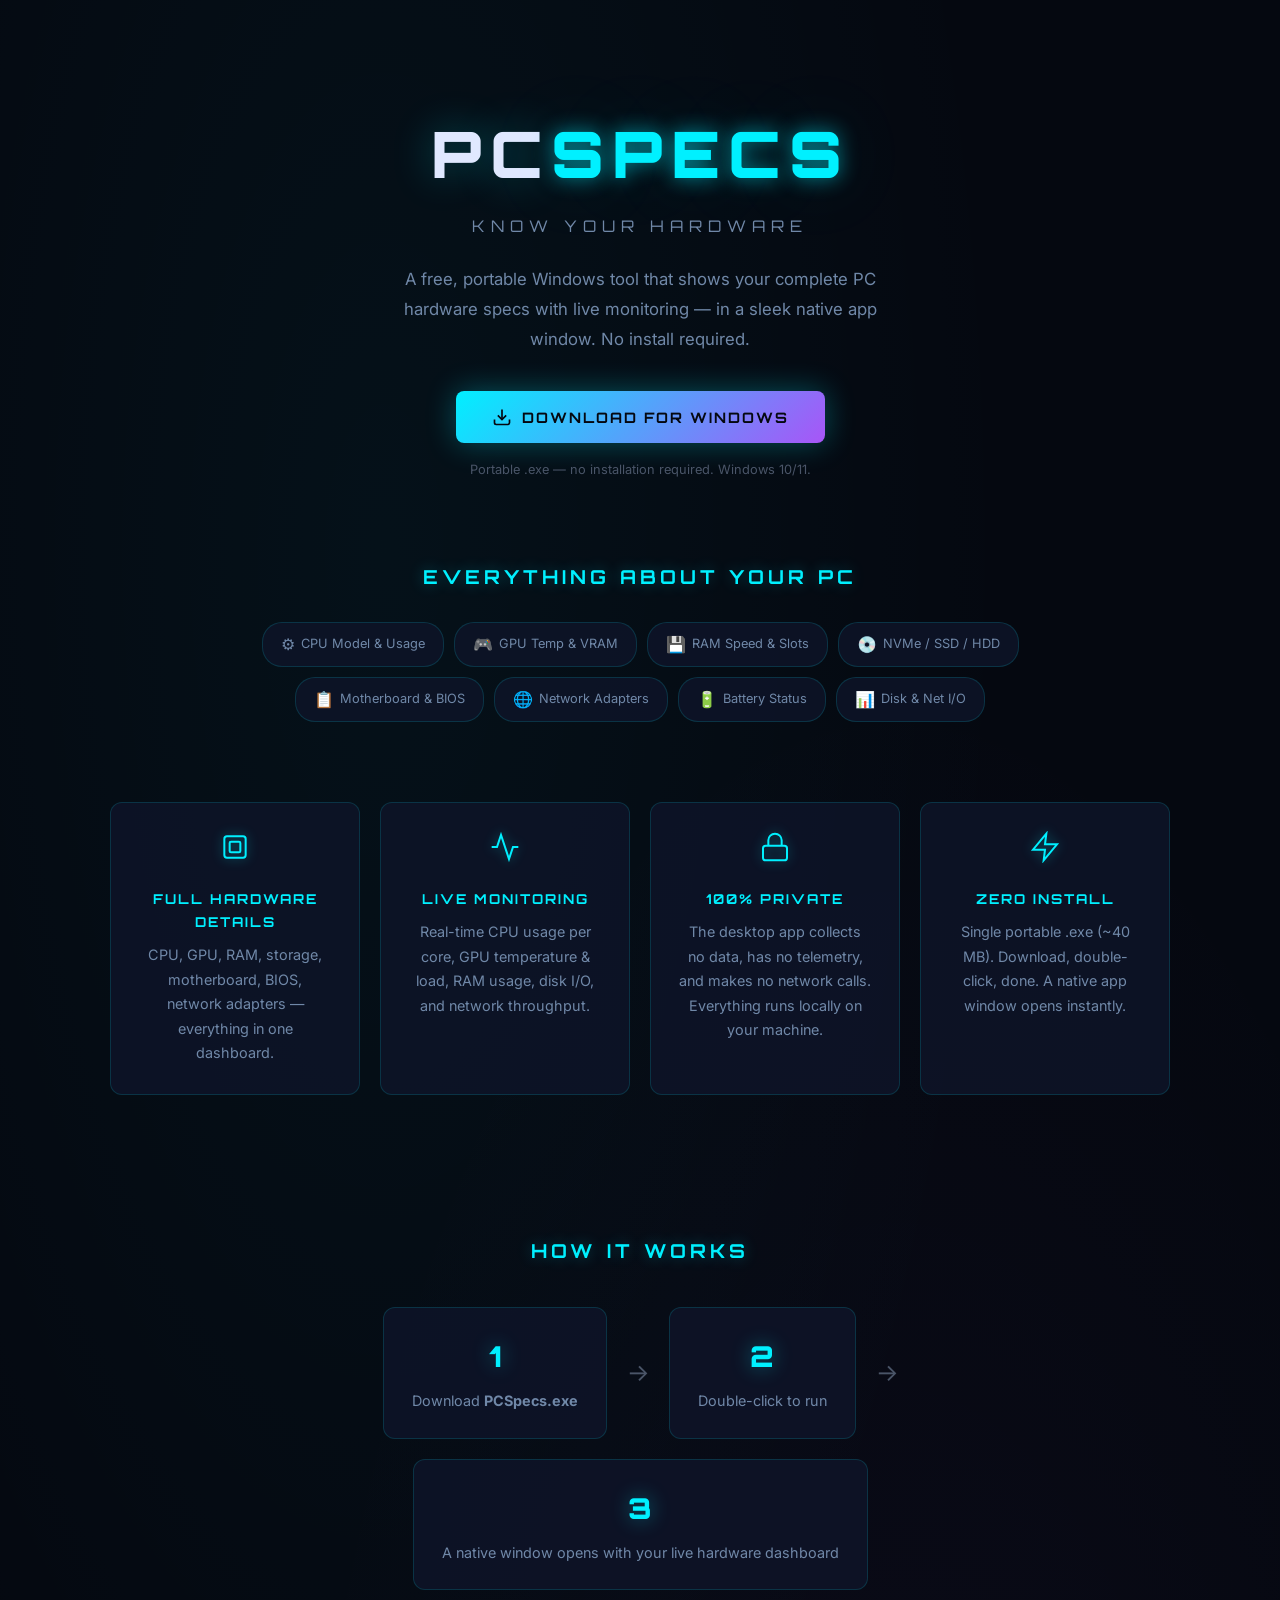
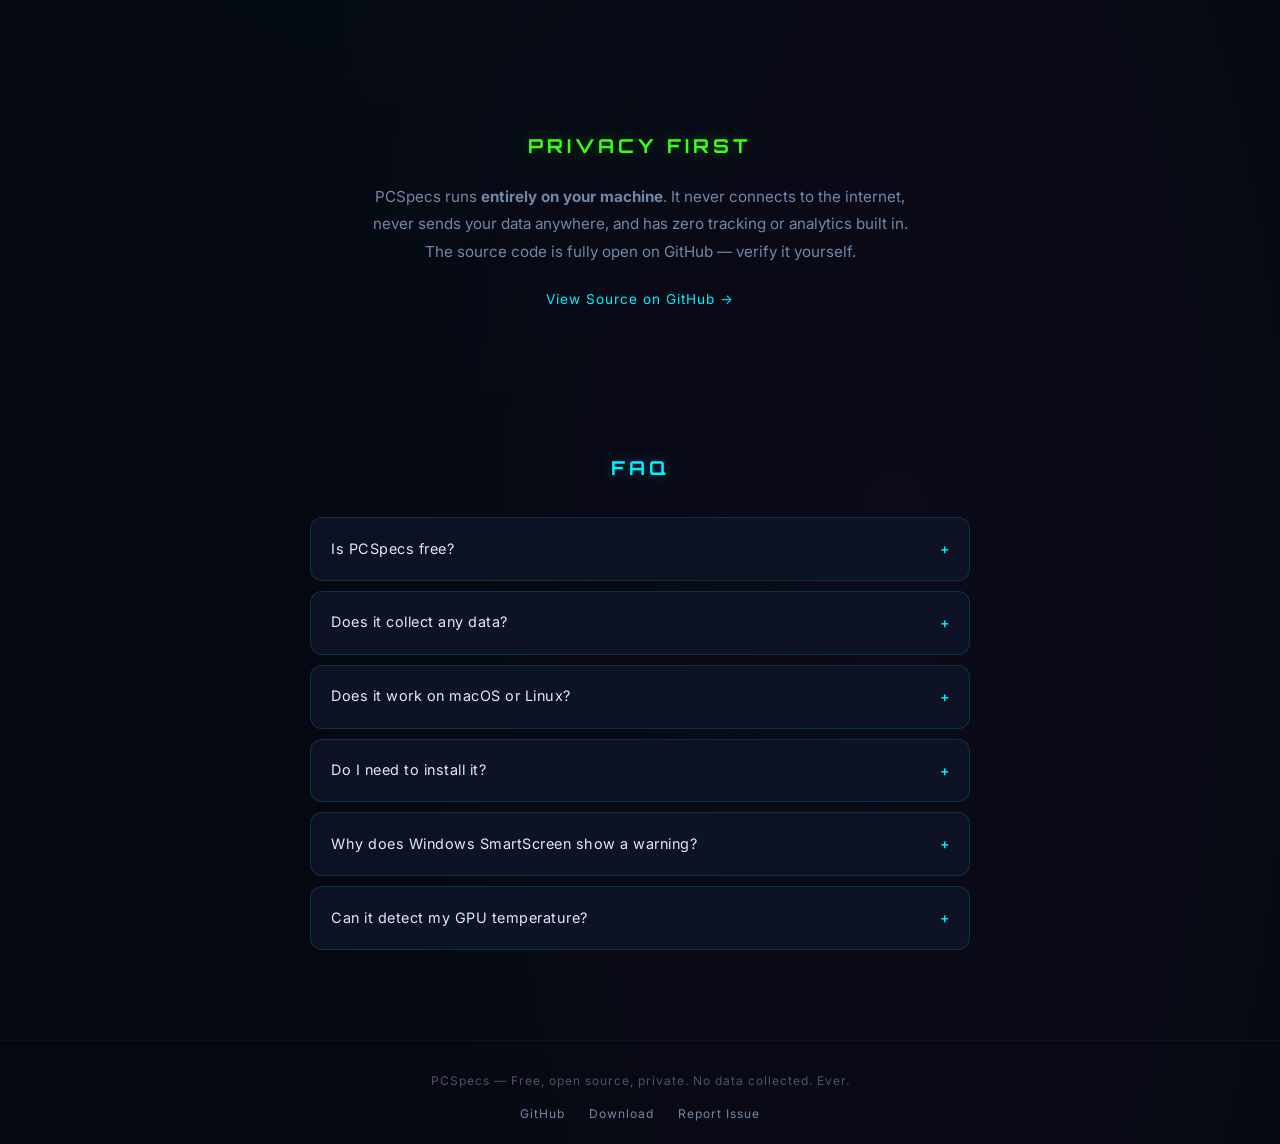
<file: web/index.html>
<!DOCTYPE html>
<html lang="en">
<head>
    <meta charset="UTF-8">
    <meta name="viewport" content="width=device-width, initial-scale=1.0">

    <!-- Primary SEO -->
    <title>PCSpecs — Free PC Hardware Specs Viewer for Windows</title>
    <meta name="description" content="Free, portable Windows tool that shows your full PC hardware specs — CPU, GPU, RAM, storage, motherboard — with live monitoring. No install. No data collected. 100% private.">
    <meta name="keywords" content="PC specs, hardware info, system information, CPU monitor, GPU temperature, RAM usage, Windows tool, free, portable, privacy, open source">
    <meta name="author" content="PCSpecs">
    <meta name="robots" content="index, follow">
    <link rel="canonical" href="https://pcspecs.senturk.dev/">

    <!-- Open Graph / Facebook -->
    <meta property="og:type" content="website">
    <meta property="og:url" content="https://pcspecs.senturk.dev/">
    <meta property="og:title" content="PCSpecs — Free PC Hardware Specs Viewer">
    <meta property="og:description" content="Portable Windows tool that shows your full hardware specs with live monitoring. No install, no data collected, 100% private.">
    <meta property="og:image" content="https://pcspecs.senturk.dev/assets/images/og-preview.png">
    <meta property="og:image:width" content="1200">
    <meta property="og:image:height" content="630">
    <meta property="og:site_name" content="PCSpecs">
    <meta property="og:locale" content="en_US">

    <!-- Twitter Card -->
    <meta name="twitter:card" content="summary_large_image">
    <meta name="twitter:title" content="PCSpecs — Free PC Hardware Specs Viewer">
    <meta name="twitter:description" content="Portable Windows tool that shows your full hardware specs with live monitoring. No install, no data collected.">
    <meta name="twitter:image" content="https://pcspecs.senturk.dev/assets/images/og-preview.png">

    <!-- Favicon -->
    <link rel="icon" type="image/svg+xml" href="assets/images/favicon.svg">
    <meta name="theme-color" content="#0a0e1a">

    <!-- Fonts -->
    <link rel="preconnect" href="https://fonts.googleapis.com">
    <link rel="preconnect" href="https://fonts.gstatic.com" crossorigin>
    <link href="https://fonts.googleapis.com/css2?family=Inter:wght@400;500;600&family=Orbitron:wght@400;700;900&display=swap" rel="stylesheet">

    <!-- Styles -->
    <link rel="stylesheet" href="assets/css/styles.css">

    <!-- Structured Data (JSON-LD) -->
    <script type="application/ld+json">
    {
        "@context": "https://schema.org",
        "@type": "SoftwareApplication",
        "name": "PCSpecs",
        "operatingSystem": "Windows 10, Windows 11",
        "applicationCategory": "UtilitiesApplication",
        "description": "Free, portable tool that shows your complete PC hardware specs — CPU, GPU, RAM, storage, motherboard — with live monitoring in a native app window. No data collected.",
        "url": "https://pcspecs.dev/",
        "downloadUrl": "https://github.com/onsenturk/PCSpecs/releases/latest",
        "softwareVersion": "1.0",
        "fileSize": "40MB",
        "offers": {
            "@type": "Offer",
            "price": "0",
            "priceCurrency": "USD"
        },
        "aggregateRating": {
            "@type": "AggregateRating",
            "ratingValue": "5",
            "ratingCount": "1"
        }
    }
    </script>
</head>
<body>

<!-- Hero -->
<header class="hero">
    <h1 class="hero-title">PC<span class="accent">Specs</span></h1>
    <p class="hero-subtitle">Know Your Hardware</p>
    <p class="hero-desc">
        A free, portable Windows tool that shows your complete PC hardware specs
        with live monitoring — in a sleek native app window. No install required.
    </p>
    <a href="https://github.com/onsenturk/PCSpecs/releases/latest" class="download-btn" rel="noopener noreferrer">
        <svg width="20" height="20" viewBox="0 0 24 24" fill="none" stroke="currentColor" stroke-width="2" aria-hidden="true">
            <path d="M21 15v4a2 2 0 0 1-2 2H5a2 2 0 0 1-2-2v-4"/>
            <polyline points="7 10 12 15 17 10"/>
            <line x1="12" y1="15" x2="12" y2="3"/>
        </svg>
        Download for Windows
    </a>
    <p class="hero-note">Portable .exe — no installation required. Windows 10/11.</p>
</header>

<!-- What You Get -->
<section class="specs-preview" aria-label="What PCSpecs detects">
    <h2>Everything About Your PC</h2>
    <div class="specs-grid">
        <div class="spec-chip"><span class="spec-chip-icon">&#x2699;</span> CPU Model &amp; Usage</div>
        <div class="spec-chip"><span class="spec-chip-icon">&#x1F3AE;</span> GPU Temp &amp; VRAM</div>
        <div class="spec-chip"><span class="spec-chip-icon">&#x1F4BE;</span> RAM Speed &amp; Slots</div>
        <div class="spec-chip"><span class="spec-chip-icon">&#x1F4BF;</span> NVMe / SSD / HDD</div>
        <div class="spec-chip"><span class="spec-chip-icon">&#x1F4CB;</span> Motherboard &amp; BIOS</div>
        <div class="spec-chip"><span class="spec-chip-icon">&#x1F310;</span> Network Adapters</div>
        <div class="spec-chip"><span class="spec-chip-icon">&#x1F50B;</span> Battery Status</div>
        <div class="spec-chip"><span class="spec-chip-icon">&#x1F4CA;</span> Disk &amp; Net I/O</div>
    </div>
</section>

<!-- Features -->
<section class="features" aria-label="Features">
    <div class="feature-card">
        <div class="feature-icon" aria-hidden="true">
            <svg width="32" height="32" viewBox="0 0 24 24" fill="none" stroke="currentColor" stroke-width="1.5">
                <rect x="4" y="4" width="16" height="16" rx="2"/>
                <rect x="8" y="8" width="8" height="8" rx="1"/>
            </svg>
        </div>
        <h3>Full Hardware Details</h3>
        <p>CPU, GPU, RAM, storage, motherboard, BIOS, network adapters — everything in one dashboard.</p>
    </div>
    <div class="feature-card">
        <div class="feature-icon" aria-hidden="true">
            <svg width="32" height="32" viewBox="0 0 24 24" fill="none" stroke="currentColor" stroke-width="1.5">
                <polyline points="22 12 18 12 15 21 9 3 6 12 2 12"/>
            </svg>
        </div>
        <h3>Live Monitoring</h3>
        <p>Real-time CPU usage per core, GPU temperature &amp; load, RAM usage, disk I/O, and network throughput.</p>
    </div>
    <div class="feature-card">
        <div class="feature-icon" aria-hidden="true">
            <svg width="32" height="32" viewBox="0 0 24 24" fill="none" stroke="currentColor" stroke-width="1.5">
                <rect x="3" y="11" width="18" height="11" rx="2"/>
                <path d="M7 11V7a5 5 0 0 1 10 0v4"/>
            </svg>
        </div>
        <h3>100% Private</h3>
        <p>The desktop app collects no data, has no telemetry, and makes no network calls. Everything runs locally on your machine.</p>
    </div>
    <div class="feature-card">
        <div class="feature-icon" aria-hidden="true">
            <svg width="32" height="32" viewBox="0 0 24 24" fill="none" stroke="currentColor" stroke-width="1.5">
                <path d="M13 2L3 14h9l-1 8 10-12h-9l1-8z"/>
            </svg>
        </div>
        <h3>Zero Install</h3>
        <p>Single portable .exe (~40 MB). Download, double-click, done. A native app window opens instantly.</p>
    </div>
</section>

<!-- How it works -->
<section class="how-it-works" aria-label="How it works">
    <h2>How It Works</h2>
    <div class="steps">
        <div class="step">
            <div class="step-number">1</div>
            <p>Download <strong>PCSpecs.exe</strong></p>
        </div>
        <div class="step-arrow" aria-hidden="true">&rarr;</div>
        <div class="step">
            <div class="step-number">2</div>
            <p>Double-click to run</p>
        </div>
        <div class="step-arrow" aria-hidden="true">&rarr;</div>
        <div class="step">
            <div class="step-number">3</div>
            <p>A native window opens with your live hardware dashboard</p>
        </div>
    </div>
</section>

<!-- Privacy -->
<section class="privacy-section" aria-label="Privacy">
    <h2>Privacy First</h2>
    <p>PCSpecs runs <strong>entirely on your machine</strong>. It never connects to the internet,
       never sends your data anywhere, and has zero tracking or analytics built in.
       The source code is fully open on GitHub — verify it yourself.</p>
    <a href="https://github.com/onsenturk/PCSpecs" class="link-github" rel="noopener noreferrer">View Source on GitHub &rarr;</a>
</section>

<!-- FAQ (SEO content) -->
<section class="faq-section" aria-label="Frequently Asked Questions">
    <h2>FAQ</h2>
    <details class="faq-item">
        <summary>Is PCSpecs free?</summary>
        <p>Yes, completely free and open source. No ads, no subscriptions, no hidden costs.</p>
    </details>
    <details class="faq-item">
        <summary>Does it collect any data?</summary>
        <p>No. PCSpecs never connects to the internet. Your hardware data stays on your machine and is never sent anywhere.</p>
    </details>
    <details class="faq-item">
        <summary>Does it work on macOS or Linux?</summary>
        <p>Not yet — Windows 10/11 only for now. macOS and Linux support is planned.</p>
    </details>
    <details class="faq-item">
        <summary>Do I need to install it?</summary>
        <p>No. PCSpecs is a single portable .exe file. Download it, double-click, and it runs. No installer, no registry changes, no admin rights needed.</p>
    </details>
    <details class="faq-item">
        <summary>Why does Windows SmartScreen show a warning?</summary>
        <p>Because the .exe is unsigned. Windows shows this warning for all unsigned executables. Click "More info" then "Run anyway" to proceed. The source code is fully open on GitHub for verification.</p>
    </details>
    <details class="faq-item">
        <summary>Can it detect my GPU temperature?</summary>
        <p>Yes for NVIDIA GPUs (via nvidia-smi). AMD and Intel GPU names are detected, but temperature/load monitoring for non-NVIDIA GPUs is limited.</p>
    </details>
</section>

<!-- Footer -->
<footer class="site-footer">
    <p>PCSpecs — Free, open source, private. No data collected. Ever.</p>
    <nav class="footer-links" aria-label="Footer navigation">
        <a href="https://github.com/onsenturk/PCSpecs" rel="noopener noreferrer">GitHub</a>
        <a href="https://github.com/onsenturk/PCSpecs/releases/latest" rel="noopener noreferrer">Download</a>
        <a href="https://github.com/onsenturk/PCSpecs/issues" rel="noopener noreferrer">Report Issue</a>
    </nav>
</footer>

</body>
</html>
</file>
<file: web/assets/css/styles.css>
/* ==========================================================================
   PCSpecs Landing Page — Dark Gaming Aesthetic
   ========================================================================== */

:root {
    --neon-cyan: #00f0ff;
    --neon-magenta: #ff006e;
    --neon-lime: #39ff14;
    --neon-purple: #a855f7;

    --bg-dark: #0a0e1a;
    --bg-darker: #050810;
    --bg-card: rgba(15, 20, 40, 0.85);

    --text-primary: #e0e8ff;
    --text-secondary: #7088a8;
    --text-muted: #4a5568;

    --border-subtle: rgba(0, 240, 255, 0.15);

    --radius: 12px;
}

*, *::before, *::after {
    margin: 0;
    padding: 0;
    box-sizing: border-box;
}

body {
    font-family: 'Inter', -apple-system, 'Segoe UI', sans-serif;
    background: var(--bg-darker);
    color: var(--text-primary);
    line-height: 1.7;
    overflow-x: hidden;
    background-image:
        radial-gradient(ellipse at 30% 20%, rgba(0, 240, 255, 0.04) 0%, transparent 50%),
        radial-gradient(ellipse at 70% 80%, rgba(168, 85, 247, 0.04) 0%, transparent 50%);
}

/* --- Hero --- */
.hero {
    text-align: center;
    padding: 100px 20px 80px;
    max-width: 700px;
    margin: 0 auto;
}

.hero-title {
    font-family: 'Orbitron', sans-serif;
    font-size: 4rem;
    font-weight: 900;
    letter-spacing: 8px;
    text-transform: uppercase;
    color: var(--text-primary);
    text-shadow: 0 0 40px rgba(0, 240, 255, 0.3);
    margin-bottom: 4px;
}

.hero-title .accent {
    color: var(--neon-cyan);
    text-shadow: 0 0 20px rgba(0, 240, 255, 0.6), 0 0 80px rgba(0, 240, 255, 0.15);
}

.hero-subtitle {
    font-family: 'Orbitron', sans-serif;
    font-size: 1rem;
    letter-spacing: 6px;
    text-transform: uppercase;
    color: var(--text-secondary);
    margin-bottom: 24px;
}

.hero-desc {
    color: var(--text-secondary);
    font-size: 1.05rem;
    max-width: 520px;
    margin: 0 auto 36px;
    line-height: 1.8;
}

.download-btn {
    display: inline-flex;
    align-items: center;
    gap: 10px;
    padding: 14px 36px;
    background: linear-gradient(135deg, var(--neon-cyan), var(--neon-purple));
    color: var(--bg-darker);
    font-family: 'Orbitron', sans-serif;
    font-weight: 700;
    font-size: 0.9rem;
    letter-spacing: 2px;
    text-transform: uppercase;
    text-decoration: none;
    border-radius: 8px;
    transition: all 0.3s ease;
    box-shadow: 0 0 30px rgba(0, 240, 255, 0.3);
}

.download-btn:hover {
    transform: translateY(-2px);
    box-shadow: 0 0 50px rgba(0, 240, 255, 0.5);
}

.hero-note {
    margin-top: 16px;
    font-size: 0.8rem;
    color: var(--text-muted);
}

/* --- Features --- */
.features {
    display: grid;
    grid-template-columns: repeat(auto-fit, minmax(240px, 1fr));
    gap: 20px;
    max-width: 1100px;
    margin: 0 auto;
    padding: 0 20px 80px;
}

.feature-card {
    background: var(--bg-card);
    border: 1px solid var(--border-subtle);
    border-radius: var(--radius);
    padding: 28px;
    text-align: center;
    transition: all 0.3s ease;
}

.feature-card:hover {
    border-color: rgba(0, 240, 255, 0.35);
    box-shadow: 0 0 25px rgba(0, 240, 255, 0.06);
    transform: translateY(-3px);
}

.feature-icon {
    color: var(--neon-cyan);
    margin-bottom: 16px;
    filter: drop-shadow(0 0 6px rgba(0, 240, 255, 0.4));
}

.feature-card h3 {
    font-family: 'Orbitron', sans-serif;
    font-size: 0.85rem;
    letter-spacing: 2px;
    text-transform: uppercase;
    color: var(--neon-cyan);
    margin-bottom: 10px;
}

.feature-card p {
    color: var(--text-secondary);
    font-size: 0.9rem;
    line-height: 1.7;
}

/* --- How It Works --- */
.how-it-works {
    text-align: center;
    padding: 60px 20px 80px;
    max-width: 800px;
    margin: 0 auto;
}

.how-it-works h2 {
    font-family: 'Orbitron', sans-serif;
    font-size: 1.2rem;
    letter-spacing: 4px;
    text-transform: uppercase;
    color: var(--neon-cyan);
    text-shadow: 0 0 15px rgba(0, 240, 255, 0.3);
    margin-bottom: 40px;
}

.steps {
    display: flex;
    align-items: center;
    justify-content: center;
    gap: 20px;
    flex-wrap: wrap;
}

.step {
    background: var(--bg-card);
    border: 1px solid var(--border-subtle);
    border-radius: var(--radius);
    padding: 24px 28px;
    min-width: 180px;
}

.step-number {
    font-family: 'Orbitron', sans-serif;
    font-size: 1.8rem;
    font-weight: 900;
    color: var(--neon-cyan);
    text-shadow: 0 0 20px rgba(0, 240, 255, 0.4);
    margin-bottom: 8px;
}

.step p {
    color: var(--text-secondary);
    font-size: 0.9rem;
}

.step-arrow {
    font-size: 1.5rem;
    color: var(--text-muted);
}

/* --- Privacy --- */
.privacy-section {
    text-align: center;
    padding: 60px 20px 80px;
    max-width: 600px;
    margin: 0 auto;
}

.privacy-section h2 {
    font-family: 'Orbitron', sans-serif;
    font-size: 1.2rem;
    letter-spacing: 4px;
    text-transform: uppercase;
    color: var(--neon-lime);
    text-shadow: 0 0 15px rgba(57, 255, 20, 0.3);
    margin-bottom: 20px;
}

.privacy-section p {
    color: var(--text-secondary);
    font-size: 0.95rem;
    margin-bottom: 20px;
    line-height: 1.8;
}

.privacy-section code {
    background: rgba(0, 240, 255, 0.1);
    padding: 2px 6px;
    border-radius: 4px;
    color: var(--neon-cyan);
    font-family: 'Consolas', 'Courier New', monospace;
    font-size: 0.85rem;
}

.link-github {
    color: var(--neon-cyan);
    text-decoration: none;
    font-size: 0.85rem;
    letter-spacing: 1px;
    transition: color 0.3s;
}

.link-github:hover {
    color: var(--text-primary);
}

/* --- Footer --- */
.site-footer {
    text-align: center;
    padding: 30px 20px 20px;
    color: var(--text-muted);
    font-size: 0.75rem;
    letter-spacing: 1px;
    border-top: 1px solid rgba(255, 255, 255, 0.03);
}

.footer-links {
    display: flex;
    justify-content: center;
    gap: 24px;
    margin-top: 12px;
}

.footer-links a {
    color: var(--text-secondary);
    text-decoration: none;
    font-size: 0.75rem;
    letter-spacing: 1px;
    transition: color 0.3s;
}

.footer-links a:hover {
    color: var(--neon-cyan);
}

/* --- Specs Preview Chips --- */
.specs-preview {
    text-align: center;
    padding: 0 20px 80px;
    max-width: 900px;
    margin: 0 auto;
}

.specs-preview h2 {
    font-family: 'Orbitron', sans-serif;
    font-size: 1.2rem;
    letter-spacing: 4px;
    text-transform: uppercase;
    color: var(--neon-cyan);
    text-shadow: 0 0 15px rgba(0, 240, 255, 0.3);
    margin-bottom: 28px;
}

.specs-grid {
    display: flex;
    flex-wrap: wrap;
    justify-content: center;
    gap: 10px;
}

.spec-chip {
    display: inline-flex;
    align-items: center;
    gap: 6px;
    padding: 8px 18px;
    background: var(--bg-card);
    border: 1px solid var(--border-subtle);
    border-radius: 20px;
    font-size: 0.8rem;
    color: var(--text-secondary);
    transition: all 0.3s ease;
}

.spec-chip:hover {
    border-color: rgba(0, 240, 255, 0.35);
    color: var(--text-primary);
}

.spec-chip-icon {
    font-size: 1rem;
}

/* --- FAQ --- */
.faq-section {
    max-width: 700px;
    margin: 0 auto;
    padding: 60px 20px 80px;
}

.faq-section h2 {
    font-family: 'Orbitron', sans-serif;
    font-size: 1.2rem;
    letter-spacing: 4px;
    text-transform: uppercase;
    color: var(--neon-cyan);
    text-shadow: 0 0 15px rgba(0, 240, 255, 0.3);
    text-align: center;
    margin-bottom: 32px;
}

.faq-item {
    background: var(--bg-card);
    border: 1px solid var(--border-subtle);
    border-radius: var(--radius);
    margin-bottom: 10px;
    transition: border-color 0.3s;
}

.faq-item[open] {
    border-color: rgba(0, 240, 255, 0.3);
}

.faq-item summary {
    padding: 16px 20px;
    cursor: pointer;
    font-size: 0.9rem;
    color: var(--text-primary);
    letter-spacing: 0.5px;
    list-style: none;
    display: flex;
    justify-content: space-between;
    align-items: center;
}

.faq-item summary::-webkit-details-marker {
    display: none;
}

.faq-item summary::after {
    content: '+';
    font-family: 'Orbitron', sans-serif;
    font-size: 1.1rem;
    color: var(--neon-cyan);
    transition: transform 0.2s;
}

.faq-item[open] summary::after {
    content: '-';
}

.faq-item p {
    padding: 0 20px 16px;
    color: var(--text-secondary);
    font-size: 0.85rem;
    line-height: 1.7;
}

/* --- Responsive --- */
@media (max-width: 600px) {
    .hero-title {
        font-size: 2.4rem;
        letter-spacing: 4px;
    }

    .steps {
        flex-direction: column;
    }

    .step-arrow {
        transform: rotate(90deg);
    }
}
</file>
